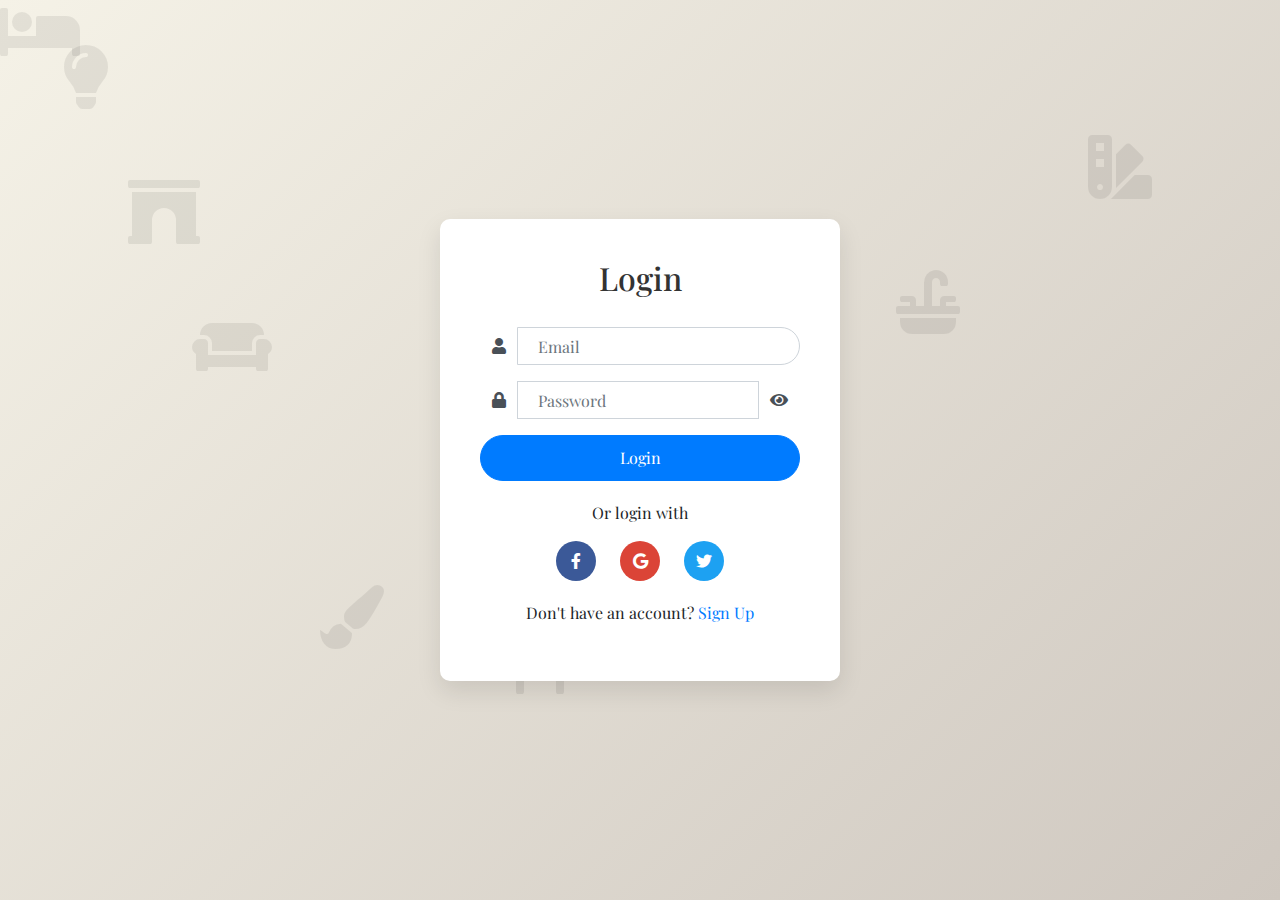
<file: login.html>
<!DOCTYPE html>
<html lang="en">
<head>
    <meta charset="UTF-8">
    <meta name="viewport" content="width=device-width, initial-scale=1.0">
    <title>Login - Interior Design Portal</title>
    <link rel="stylesheet" href="https://maxcdn.bootstrapcdn.com/bootstrap/4.5.2/css/bootstrap.min.css">

    <!-- Google Fonts -->
    <link href="https://fonts.googleapis.com/css2?family=Playfair+Display:wght@400;700&display=swap" rel="stylesheet">
    <link href="https://fonts.googleapis.com/css2?family=Montserrat:wght@400;700&display=swap" rel="stylesheet">

    <!-- Font Awesome for Icons -->
    <link rel="stylesheet" href="https://cdnjs.cloudflare.com/ajax/libs/font-awesome/5.15.2/css/all.min.css">

    <style>
        body {
            font-family: 'Playfair Display', serif;
            background: linear-gradient(135deg, #f5f2e7, #cfc8c0); /* Elegant coffee gradient */
            height: 100vh;
            display: flex;
            justify-content: center;
            align-items: center;
            margin: 0;
            overflow: hidden;
            position: relative;
        }

        .background-decorations {
            position: absolute;
            top: 0;
            left: 0;
            width: 100%;
            height: 100%;
            z-index: 0;
            pointer-events: none;
            overflow: hidden;
        }

        .background-decorations .icon {
            position: absolute;
            font-size: 4rem;
            color: rgba(0, 0, 0, 0.1);
            opacity: 0.7;
            animation: moveInCircles 30s infinite linear;
        }

        @keyframes moveInCircles {
            0% { transform: translate(0, 0); }
            25% { transform: translate(80px, 60px); }
            50% { transform: translate(160px, 0); }
            75% { transform: translate(80px, -60px); }
            100% { transform: translate(0, 0); }
        }

        /* Adjusted icon positions for better spacing and visibility */
        .background-decorations .icon:nth-child(1) { top: 5%; left: 5%; }
        .background-decorations .icon:nth-child(2) { top: 20%; left: 10%; }
        .background-decorations .icon:nth-child(3) { top: 35%; left: 15%; }
        .background-decorations .icon:nth-child(4) { top: 50%; left: 20%; }
        .background-decorations .icon:nth-child(5) { top: 65%; left: 25%; }
        .background-decorations .icon:nth-child(6) { top: 75%; left: 30%; }
        .background-decorations .icon:nth-child(7) { top: 70%; left: 40%; }
        .background-decorations .icon:nth-child(8) { top: 55%; left: 50%; }
        .background-decorations .icon:nth-child(9) { top: 40%; left: 60%; }
        .background-decorations .icon:nth-child(10) { top: 30%; left: 70%; }
        .background-decorations .icon:nth-child(11) { top: 25%; left: 80%; }
        .background-decorations .icon:nth-child(12) { top: 15%; left: 85%; }
        .background-decorations .icon:nth-child(13) { top: 10%; left: 70%; }
        .background-decorations .icon:nth-child(14) { top: 25%; left: 55%; }
        .background-decorations .icon:nth-child(15) { top: 40%; left: 45%; }
        .background-decorations .icon:nth-child(16) { top: 55%; left: 35%; }

        .login-container {
            background: #fff;
            padding: 40px;
            border-radius: 10px;
            box-shadow: 0 10px 25px rgba(0,0,0,0.1);
            max-width: 400px;
            width: 100%;
            z-index: 1;
            position: relative;
            animation: fadeIn 1s ease-in-out;
        }

        .login-container h2 {
            margin-bottom: 30px;
            text-align: center;
            color: #333;
        }

        .form-group input {
            border-radius: 50px;
            padding-left: 20px;
        }

        .form-group .input-group-text {
            border: none;
            background: transparent;
        }

        .btn-primary {
            width: 100%;
            border-radius: 50px;
            padding: 10px;
            transition: background 0.3s ease;
        }

        .btn-primary:hover {
            background: #3c2a1f; /* Darker coffee color */
        }

        .social-login {
            text-align: center;
            margin: 20px 0;
        }

        .social-login a {
            margin: 0 10px;
            color: #fff;
            width: 40px;
            height: 40px;
            display: inline-flex;
            align-items: center;
            justify-content: center;
            border-radius: 50%;
            transition: background 0.3s ease;
        }

        .social-login a.facebook {
            background: #3b5998;
        }

        .social-login a.google {
            background: #db4437;
        }

        .social-login a.twitter {
            background: #1da1f2;
        }

        .toggle-password {
            cursor: pointer;
        }

        @keyframes fadeIn {
            from { opacity: 0; transform: translateY(-20px); }
            to { opacity: 1; transform: translateY(0); }
        }
    </style>
</head>
<body>

    <div class="background-decorations">
        <!-- Decorative Interior Design Icons -->
        <i class="fas fa-lightbulb icon"></i>
        <i class="fas fa-archway icon"></i>
        <i class="fas fa-couch icon"></i>
        <i class="fas fa-rug icon"></i>
        <i class="fas fa-paint-brush icon"></i>
        <i class="fas fa-vase icon"></i>
        <i class="fas fa-chair icon"></i>
        <i class="fas fa-blinds icon"></i>
        <i class="fas fa-television icon"></i>
        <i class="fas fa-sink icon"></i>
        <i class="fas fa-cabinet icon"></i>
        <i class="fas fa-swatchbook icon"></i>
        <i class="fas fa-lamp icon"></i>
        <i class="fas fa-carpet icon"></i>
        <i class="fas fa-clock icon"></i>
        <i class="fas fa-ruler icon"></i>
        <i class="fas fa-bed icon"></i>
        <i class="fas fa-pillow icon"></i>
        <i class="fas fa-picture-o icon"></i>
    </div>

    <div class="login-container">
        <h2>Login</h2>
        <form id="loginForm">
            <div class="form-group">
                <div class="input-group">
                    <div class="input-group-prepend">
                        <span class="input-group-text"><i class="fas fa-user"></i></span>
                    </div>
                    <input type="email" class="form-control" id="loginEmail" placeholder="Email" required>
                </div>
                <div class="invalid-feedback">
                    Please enter a valid email.
                </div>
            </div>
            <div class="form-group">
                <div class="input-group">
                    <div class="input-group-prepend">
                        <span class="input-group-text"><i class="fas fa-lock"></i></span>
                    </div>
                    <input type="password" class="form-control" id="loginPassword" placeholder="Password" required>
                    <div class="input-group-append">
                        <span class="input-group-text toggle-password">
                            <i class="fas fa-eye"></i>
                        </span>
                    </div>
                </div>
                <div class="invalid-feedback">
                    Please enter your password.
                </div>
            </div>
            <a button type="submit" href="index.html" class="btn btn-primary">Login</button></a>
        </form>

        <div class="social-login">
            <p>Or login with</p>
            <a href="#" class="facebook"><i class="fab fa-facebook-f"></i></a>
            <a href="#" class="google"><i class="fab fa-google"></i></a>
            <a href="#" class="twitter"><i class="fab fa-twitter"></i></a>
        </div>

        <p class="text-center">Don't have an account? <a href="signup.html">Sign Up</a></p>
    </div>

    <!-- JavaScript Dependencies -->
    <script src="https://code.jquery.com/jquery-3.5.1.slim.min.js"></script>
    <script src="https://cdn.jsdelivr.net/npm/@popperjs/core@2.5.3/dist/umd/popper.min.js"></script>
    <script src="https://maxcdn.bootstrapcdn.com/bootstrap/4.5.2/js/bootstrap.min.js"></script>

    <!-- Custom JavaScript for Form Validation and Interactions -->
    <script>
        // Password Visibility Toggle
        document.querySelectorAll('.toggle-password').forEach(function(element) {
            element.addEventListener('click', function() {
                const passwordInput = this.parentElement.parentElement.querySelector('input');
                const icon = this.querySelector('i');
                if (passwordInput.type === 'password') {
                    passwordInput.type = 'text';
                    icon.classList.remove('fa-eye');
                    icon.classList.add('fa-eye-slash');
                } else {
                    passwordInput.type = 'password';
                    icon.classList.remove('fa-eye-slash');
                    icon.classList.add('fa-eye');
                }
            });
        });

        // Form Validation
        (function() {
            'use strict';
            window.addEventListener('load', function() {
                var form = document.getElementById('loginForm');
                form.addEventListener('submit', function(event) {
                    if (form.checkValidity() === false) {
                        event.preventDefault();
                        event.stopPropagation();
                    }
                    form.classList.add('was-validated');
                }, false);
            }, false);
        })();
    </script>
</body>
</html>
</file>
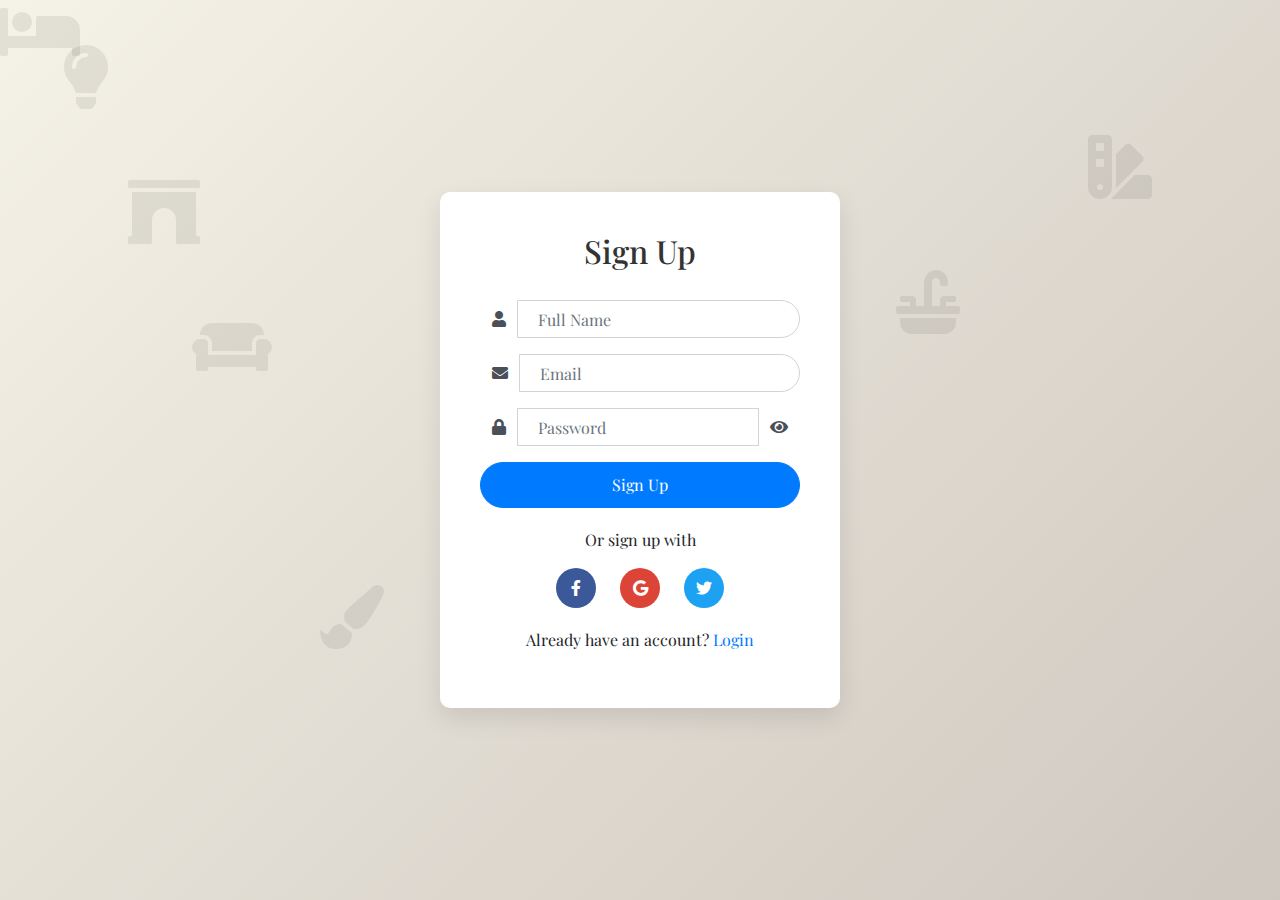
<file: signup.html>
<!DOCTYPE html>
<html lang="en">
<head>
    <meta charset="UTF-8">
    <meta name="viewport" content="width=device-width, initial-scale=1.0">
    <title>Sign Up - Interior Design Portal</title>
    <link rel="stylesheet" href="https://maxcdn.bootstrapcdn.com/bootstrap/4.5.2/css/bootstrap.min.css">

    <!-- Google Fonts -->
    <link href="https://fonts.googleapis.com/css2?family=Playfair+Display:wght@400;700&display=swap" rel="stylesheet">
    <link href="https://fonts.googleapis.com/css2?family=Montserrat:wght@400;700&display=swap" rel="stylesheet">

    <!-- Font Awesome for Icons -->
    <link rel="stylesheet" href="https://cdnjs.cloudflare.com/ajax/libs/font-awesome/5.15.2/css/all.min.css">

    <style>
        body {
            font-family: 'Playfair Display', serif;
            background: linear-gradient(135deg, #f5f2e7, #cfc8c0); /* Elegant coffee gradient */
            height: 100vh;
            display: flex;
            justify-content: center;
            align-items: center;
            margin: 0;
            overflow: hidden;
            position: relative;
        }

        .background-decorations {
            position: absolute;
            top: 0;
            left: 0;
            width: 100%;
            height: 100%;
            z-index: 0;
            pointer-events: none;
            overflow: hidden;
        }

        .background-decorations .icon {
            position: absolute;
            font-size: 4rem;
            color: rgba(0, 0, 0, 0.1);
            opacity: 0.7;
            animation: moveInCircles 30s infinite linear;
        }

        @keyframes moveInCircles {
            0% { transform: translate(0, 0); }
            25% { transform: translate(80px, 60px); }
            50% { transform: translate(160px, 0); }
            75% { transform: translate(80px, -60px); }
            100% { transform: translate(0, 0); }
        }

        /* Adjusted icon positions for better spacing and visibility */
        .background-decorations .icon:nth-child(1) { top: 5%; left: 5%; }
        .background-decorations .icon:nth-child(2) { top: 20%; left: 10%; }
        .background-decorations .icon:nth-child(3) { top: 35%; left: 15%; }
        .background-decorations .icon:nth-child(4) { top: 50%; left: 20%; }
        .background-decorations .icon:nth-child(5) { top: 65%; left: 25%; }
        .background-decorations .icon:nth-child(6) { top: 75%; left: 30%; }
        .background-decorations .icon:nth-child(7) { top: 70%; left: 40%; }
        .background-decorations .icon:nth-child(8) { top: 55%; left: 50%; }
        .background-decorations .icon:nth-child(9) { top: 40%; left: 60%; }
        .background-decorations .icon:nth-child(10) { top: 30%; left: 70%; }
        .background-decorations .icon:nth-child(11) { top: 25%; left: 80%; }
        .background-decorations .icon:nth-child(12) { top: 15%; left: 85%; }
        .background-decorations .icon:nth-child(13) { top: 10%; left: 70%; }
        .background-decorations .icon:nth-child(14) { top: 25%; left: 55%; }
        .background-decorations .icon:nth-child(15) { top: 40%; left: 45%; }
        .background-decorations .icon:nth-child(16) { top: 55%; left: 35%; }

        .signup-container {
            background: #fff;
            padding: 40px;
            border-radius: 10px;
            box-shadow: 0 10px 25px rgba(0,0,0,0.1);
            max-width: 400px;
            width: 100%;
            z-index: 1;
            position: relative;
            animation: fadeIn 1s ease-in-out;
        }

        .signup-container h2 {
            margin-bottom: 30px;
            text-align: center;
            color: #333;
        }

        .form-group input {
            border-radius: 50px;
            padding-left: 20px;
        }

        .form-group .input-group-text {
            border: none;
            background: transparent;
        }

        .btn-primary {
            width: 100%;
            border-radius: 50px;
            padding: 10px;
            transition: background 0.3s ease;
        }

        .btn-primary:hover {
            background: #3c2a1f; /* Darker coffee color */
        }

        .social-login {
            text-align: center;
            margin: 20px 0;
        }

        .social-login a {
            margin: 0 10px;
            color: #fff;
            width: 40px;
            height: 40px;
            display: inline-flex;
            align-items: center;
            justify-content: center;
            border-radius: 50%;
            transition: background 0.3s ease;
        }

        .social-login a.facebook {
            background: #3b5998;
        }

        .social-login a.google {
            background: #db4437;
        }

        .social-login a.twitter {
            background: #1da1f2;
        }

        .toggle-password {
            cursor: pointer;
        }

        @keyframes fadeIn {
            from { opacity: 0; transform: translateY(-20px); }
            to { opacity: 1; transform: translateY(0); }
        }
    </style>
</head>
<body>

    <div class="background-decorations">
        <!-- Decorative Interior Design Icons -->
        <i class="fas fa-lightbulb icon"></i>
        <i class="fas fa-archway icon"></i>
        <i class="fas fa-couch icon"></i>
        <i class="fas fa-rug icon"></i>
        <i class="fas fa-paint-brush icon"></i>
        <i class="fas fa-vase icon"></i>
        <i class="fas fa-chair icon"></i>
        <i class="fas fa-blinds icon"></i>
        <i class="fas fa-television icon"></i>
        <i class="fas fa-sink icon"></i>
        <i class="fas fa-cabinet icon"></i>
        <i class="fas fa-swatchbook icon"></i>
        <i class="fas fa-lamp icon"></i>
        <i class="fas fa-carpet icon"></i>
        <i class="fas fa-clock icon"></i>
        <i class="fas fa-ruler icon"></i>
        <i class="fas fa-bed icon"></i>
        <i class="fas fa-pillow icon"></i>
        <i class="fas fa-picture-o icon"></i>
    </div>

    <div class="signup-container">
        <h2>Sign Up</h2>
        <form id="signupForm">
            <div class="form-group">
                <div class="input-group">
                    <div class="input-group-prepend">
                        <span class="input-group-text"><i class="fas fa-user"></i></span>
                    </div>
                    <input type="text" class="form-control" id="signupName" placeholder="Full Name" required>
                </div>
                <div class="invalid-feedback">
                    Please enter your full name.
                </div>
            </div>
            <div class="form-group">
                <div class="input-group">
                    <div class="input-group-prepend">
                        <span class="input-group-text"><i class="fas fa-envelope"></i></span>
                    </div>
                    <input type="email" class="form-control" id="signupEmail" placeholder="Email" required>
                </div>
                <div class="invalid-feedback">
                    Please enter a valid email.
                </div>
            </div>
            <div class="form-group">
                <div class="input-group">
                    <div class="input-group-prepend">
                        <span class="input-group-text"><i class="fas fa-lock"></i></span>
                    </div>
                    <input type="password" class="form-control" id="signupPassword" placeholder="Password" required>
                    <div class="input-group-append">
                        <span class="input-group-text toggle-password">
                            <i class="fas fa-eye"></i>
                        </span>
                    </div>
                </div>
                <div class="invalid-feedback">
                    Please enter a password.
                </div>
            </div>
            <a button type="submit" href="index.html" class="btn btn-primary">Sign Up</button></a>
        </form>

        <div class="social-login">
            <p>Or sign up with</p>
            <a href="#" class="facebook"><i class="fab fa-facebook-f"></i></a>
            <a href="#" class="google"><i class="fab fa-google"></i></a>
            <a href="#" class="twitter"><i class="fab fa-twitter"></i></a>
        </div>

        <p class="text-center">Already have an account? <a href="login.html">Login</a></p>
    </div>

    <!-- JavaScript Dependencies -->
    <script src="https://code.jquery.com/jquery-3.5.1.slim.min.js"></script>
    <script src="https://cdn.jsdelivr.net/npm/@popperjs/core@2.5.3/dist/umd/popper.min.js"></script>
    <script src="https://maxcdn.bootstrapcdn.com/bootstrap/4.5.2/js/bootstrap.min.js"></script>

    <!-- Custom JavaScript for Form Validation and Interactions -->
    <script>
        // Password Visibility Toggle
        document.querySelectorAll('.toggle-password').forEach(function(element) {
            element.addEventListener('click', function() {
                const passwordInput = this.parentElement.parentElement.querySelector('input');
                const icon = this.querySelector('i');
                if (passwordInput.type === 'password') {
                    passwordInput.type = 'text';
                    icon.classList.remove('fa-eye');
                    icon.classList.add('fa-eye-slash');
                } else {
                    passwordInput.type = 'password';
                    icon.classList.remove('fa-eye-slash');
                    icon.classList.add('fa-eye');
                }
            });
        });

        // Form Validation
        (function() {
            'use strict';
            window.addEventListener('load', function() {
                var form = document.getElementById('signupForm');
                form.addEventListener('submit', function(event) {
                    if (form.checkValidity() === false) {
                        event.preventDefault();
                        event.stopPropagation();
                    }
                    form.classList.add('was-validated');
                }, false);
            }, false);
        })();
    </script>
</body>
</html>
</file>
